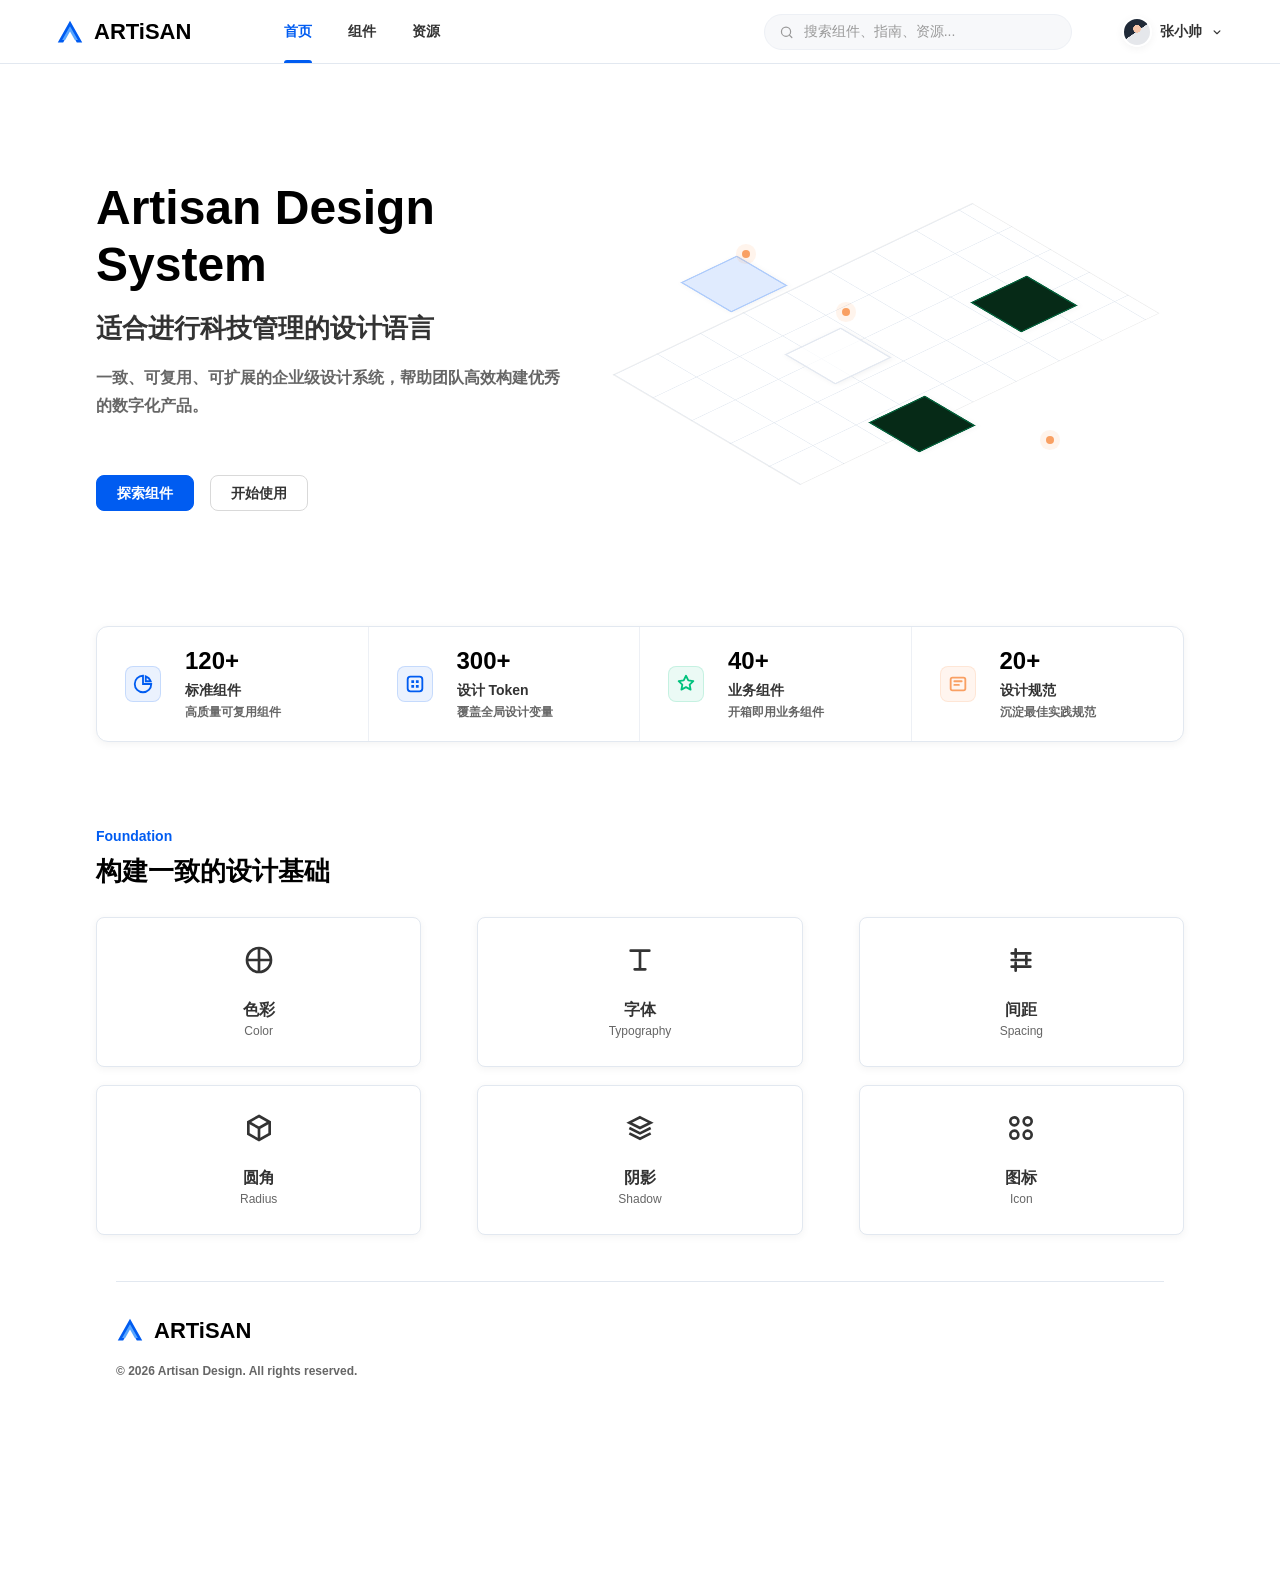
<file: index.html>
<!doctype html>
<html lang="zh-CN">
<head>
  <meta charset="utf-8" />
  <meta name="viewport" content="width=device-width, initial-scale=1" />
  <meta http-equiv="refresh" content="0; url=./artisan-design-system/index.html" />
  <title>Artisan Design System</title>
  <link rel="canonical" href="./artisan-design-system/index.html" />
</head>
<body>
  <p>正在打开 <a href="./artisan-design-system/index.html">Artisan Design System</a>...</p>
</body>
</html>
</file>
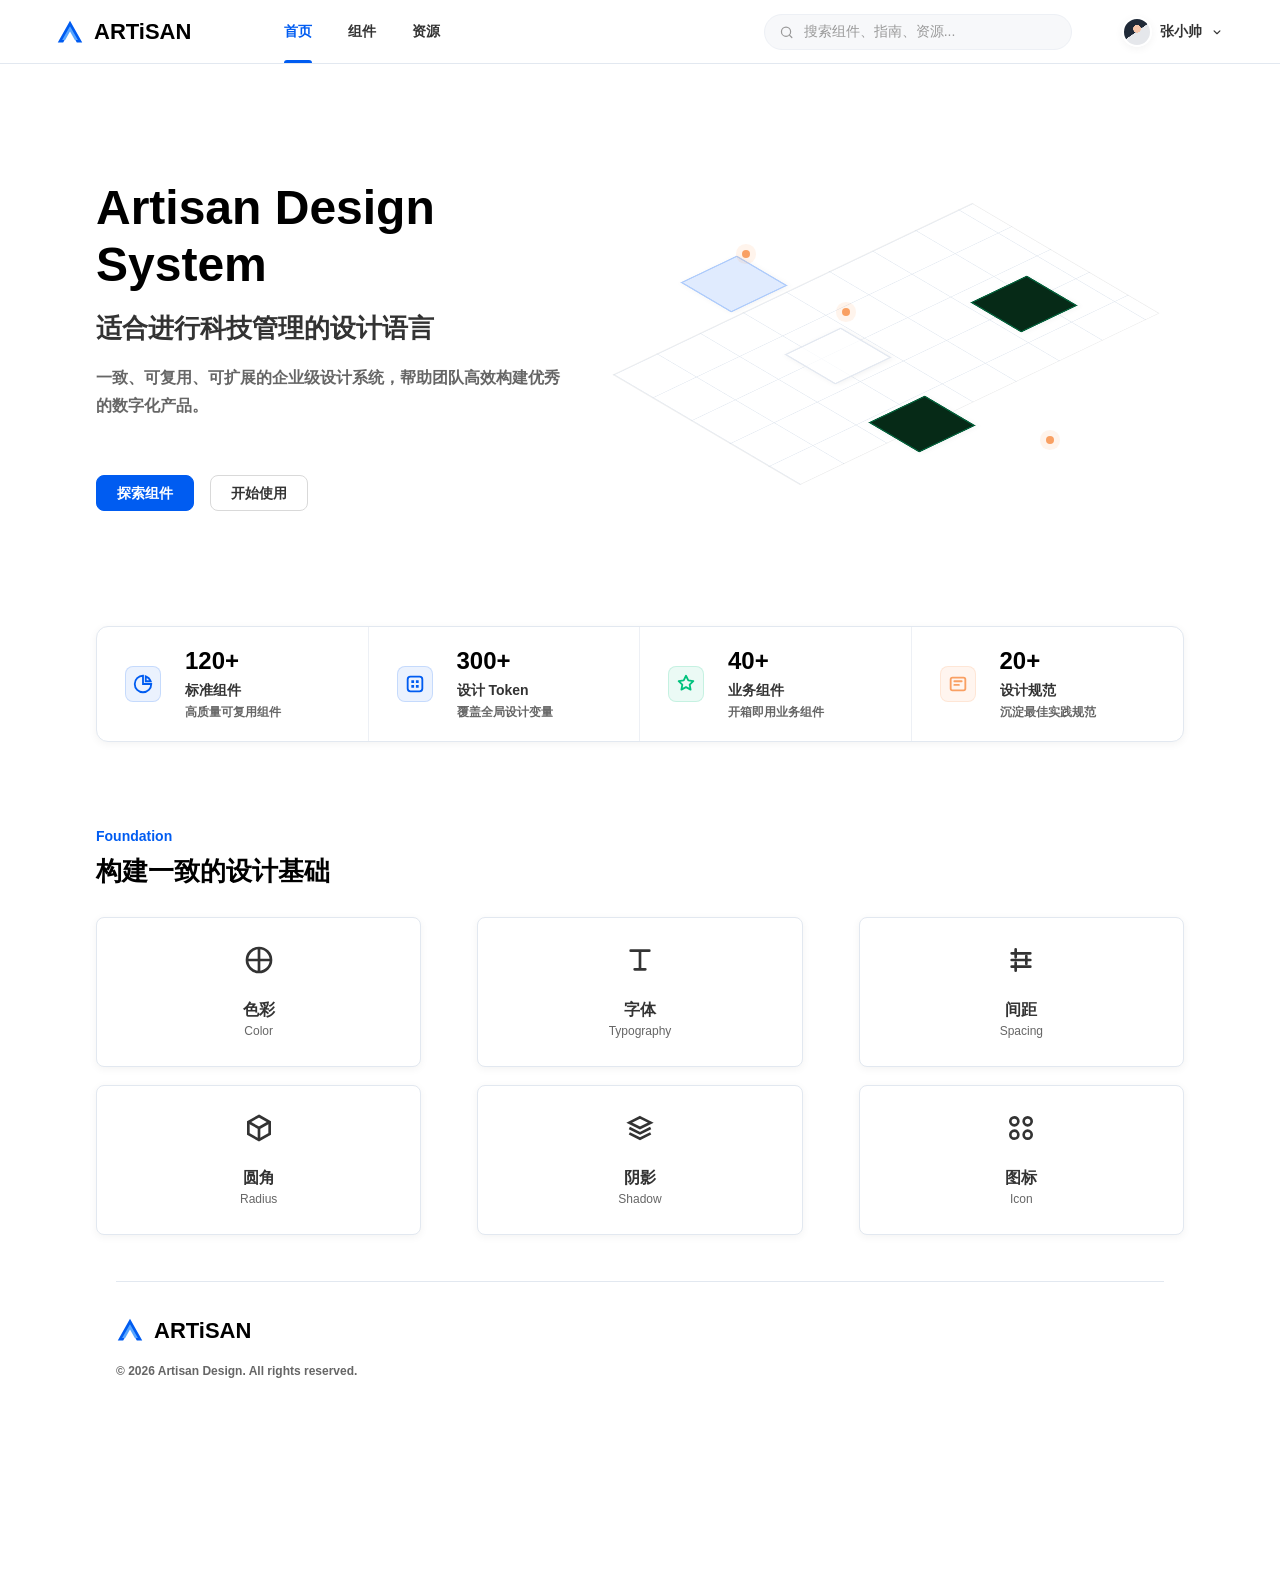
<file: artisan-design-system/index.html>
<!doctype html>
<html lang="zh-CN">
<head>
  <meta charset="utf-8" />
  <meta name="viewport" content="width=device-width, initial-scale=1" />
  <title>Artisan Design System</title>
  <link rel="stylesheet" href="./styles.css" />
</head>
<body>
  <div class="app-shell">
    <header class="topbar">
      <a class="brand" href="./index.html" aria-label="Artisan 首页">
        <svg class="logo" viewBox="0 0 32 32" fill="none" aria-hidden="true">
          <path d="M16 3 30 28h-6.2L16 14.4 8.2 28H2L16 3Z" fill="#005CF1"/>
          <path d="M16 9.5 25 25h-5.2L16 18.4 12.2 25H7l9-15.5Z" fill="#58A6FF"/>
          <path d="M16 15.5 21.5 25h-11L16 15.5Z" fill="#FFFFFF"/>
        </svg>
        ARTiSAN
      </a>
      <nav class="nav" aria-label="主导航">
        <a class="active" href="./index.html">首页</a>
        <a href="./component-detail.html">组件</a>
        <a href="#resources">资源</a>
      </nav>
      <label class="search">
        <svg width="16" height="16" viewBox="0 0 24 24" fill="none" aria-hidden="true">
          <path d="m21 21-4.3-4.3m2.3-5.2a7.5 7.5 0 1 1-15 0 7.5 7.5 0 0 1 15 0Z" stroke="currentColor" stroke-width="2" stroke-linecap="round"/>
        </svg>
        <input aria-label="搜索" placeholder="搜索组件、指南、资源..." />
      </label>
      <div class="user">
        <span class="avatar" aria-hidden="true"></span>
        <span>张小帅</span>
        <svg width="14" height="14" viewBox="0 0 24 24" fill="none" aria-hidden="true">
          <path d="m7 10 5 5 5-5" stroke="currentColor" stroke-width="2" stroke-linecap="round" stroke-linejoin="round"/>
        </svg>
      </div>
    </header>

    <main>
      <section class="hero">
        <div>
          <h1>Artisan Design System</h1>
          <h2>适合进行科技管理的设计语言</h2>
          <p>一致、可复用、可扩展的企业级设计系统，帮助团队高效构建优秀的数字化产品。</p>
          <div class="actions">
            <a class="btn primary" href="./component-detail.html">探索组件</a>
            <a class="btn" href="#foundation">开始使用</a>
          </div>
        </div>
        <div class="hero-visual" aria-hidden="true">
          <div class="grid-plane"></div>
          <div class="cube one blue"></div>
          <div class="cube two"></div>
          <div class="cube three dark"></div>
          <div class="cube four dark"></div>
          <span class="dot a"></span>
          <span class="dot b"></span>
          <span class="dot c"></span>
        </div>
      </section>

      <section class="metrics" aria-label="设计系统指标">
        <article class="metric">
          <span class="icon-box">
            <svg width="22" height="22" viewBox="0 0 24 24" fill="none"><path d="M12 3a9 9 0 1 0 9 9h-9V3Z" stroke="currentColor" stroke-width="2"/><path d="M15 3.6A9 9 0 0 1 20.4 9H15V3.6Z" stroke="currentColor" stroke-width="2"/></svg>
          </span>
          <span><strong>120+</strong><span>标准组件</span><small>高质量可复用组件</small></span>
        </article>
        <article class="metric">
          <span class="icon-box">
            <svg width="22" height="22" viewBox="0 0 24 24" fill="none"><rect x="4" y="4" width="16" height="16" rx="3" stroke="currentColor" stroke-width="2"/><path d="M8 8h3v3H8zM13 8h3v3h-3zM8 13h3v3H8zM13 13h3v3h-3z" fill="currentColor"/></svg>
          </span>
          <span><strong>300+</strong><span>设计 Token</span><small>覆盖全局设计变量</small></span>
        </article>
        <article class="metric">
          <span class="icon-box">
            <svg width="22" height="22" viewBox="0 0 24 24" fill="none"><path d="m12 3 2.5 5 5.5.8-4 3.9 1 5.4-5-2.7-5 2.7 1-5.4-4-3.9 5.5-.8L12 3Z" stroke="currentColor" stroke-width="2" stroke-linejoin="round"/></svg>
          </span>
          <span><strong>40+</strong><span>业务组件</span><small>开箱即用业务组件</small></span>
        </article>
        <article class="metric">
          <span class="icon-box">
            <svg width="22" height="22" viewBox="0 0 24 24" fill="none"><rect x="4" y="5" width="16" height="14" rx="2" stroke="currentColor" stroke-width="2"/><path d="M8 9h8M8 13h5" stroke="currentColor" stroke-width="2" stroke-linecap="round"/></svg>
          </span>
          <span><strong>20+</strong><span>设计规范</span><small>沉淀最佳实践规范</small></span>
        </article>
      </section>

      <section id="foundation" class="section">
        <p class="eyebrow">Foundation</p>
        <h2 class="section-title">构建一致的设计基础</h2>
        <div class="foundation-grid">
          <article class="foundation-card">
            <svg viewBox="0 0 24 24" fill="none"><circle cx="12" cy="12" r="9" stroke="currentColor" stroke-width="2"/><path d="M3 12h18M12 3v18" stroke="currentColor" stroke-width="2"/></svg>
            <span><b>色彩</b><span>Color</span></span>
          </article>
          <article class="foundation-card">
            <svg viewBox="0 0 24 24" fill="none"><path d="M5 5h14M12 5v14M8 19h8" stroke="currentColor" stroke-width="2" stroke-linecap="round"/></svg>
            <span><b>字体</b><span>Typography</span></span>
          </article>
          <article class="foundation-card">
            <svg viewBox="0 0 24 24" fill="none"><path d="M5 7h14M5 12h14M5 17h14" stroke="currentColor" stroke-width="2" stroke-linecap="round"/><path d="M8 4v6M16 9v6M8 14v6" stroke="currentColor" stroke-width="2" stroke-linecap="round"/></svg>
            <span><b>间距</b><span>Spacing</span></span>
          </article>
          <article class="foundation-card">
            <svg viewBox="0 0 24 24" fill="none"><path d="m12 3 8 4.5v9L12 21l-8-4.5v-9L12 3Z" stroke="currentColor" stroke-width="2"/><path d="M12 12 4.4 7.7M12 12l7.6-4.3M12 12v8.5" stroke="currentColor" stroke-width="2"/></svg>
            <span><b>圆角</b><span>Radius</span></span>
          </article>
          <article class="foundation-card">
            <svg viewBox="0 0 24 24" fill="none"><path d="m12 4 8 4-8 4-8-4 8-4Z" stroke="currentColor" stroke-width="2"/><path d="m4 12 8 4 8-4M4 16l8 4 8-4" stroke="currentColor" stroke-width="2"/></svg>
            <span><b>阴影</b><span>Shadow</span></span>
          </article>
          <article class="foundation-card">
            <svg viewBox="0 0 24 24" fill="none"><circle cx="7" cy="7" r="3" stroke="currentColor" stroke-width="2"/><circle cx="17" cy="7" r="3" stroke="currentColor" stroke-width="2"/><circle cx="7" cy="17" r="3" stroke="currentColor" stroke-width="2"/><circle cx="17" cy="17" r="3" stroke="currentColor" stroke-width="2"/></svg>
            <span><b>图标</b><span>Icon</span></span>
          </article>
        </div>
      </section>

    </main>

    <footer id="resources" class="footer">
      <a class="brand" href="./index.html">
        <svg class="logo" viewBox="0 0 32 32" fill="none" aria-hidden="true">
          <path d="M16 3 30 28h-6.2L16 14.4 8.2 28H2L16 3Z" fill="#005CF1"/>
          <path d="M16 9.5 25 25h-5.2L16 18.4 12.2 25H7l9-15.5Z" fill="#58A6FF"/>
          <path d="M16 15.5 21.5 25h-11L16 15.5Z" fill="#FFFFFF"/>
        </svg>
        ARTiSAN
      </a>
      <p class="copyright">© 2026 Artisan Design. All rights reserved.</p>
    </footer>
  </div>
  <script src="./script.js"></script>
</body>
</html>
</file>
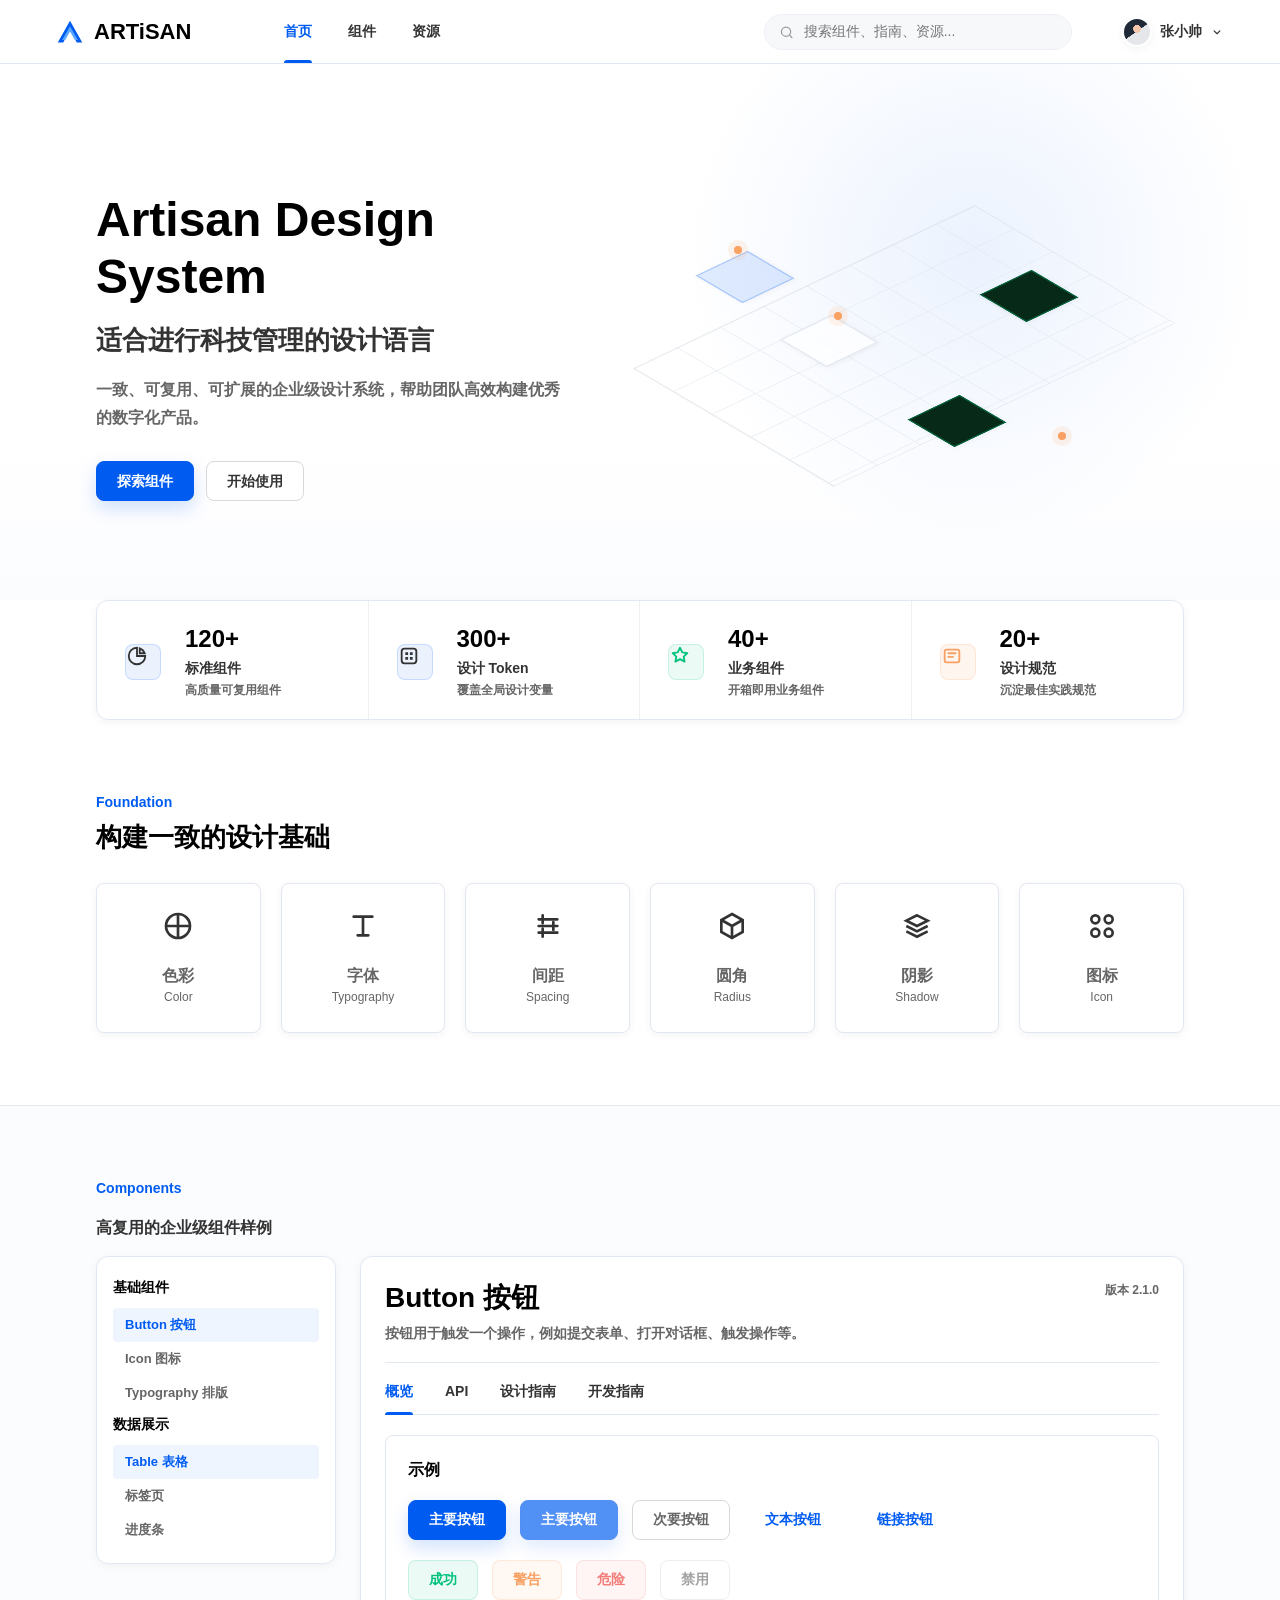
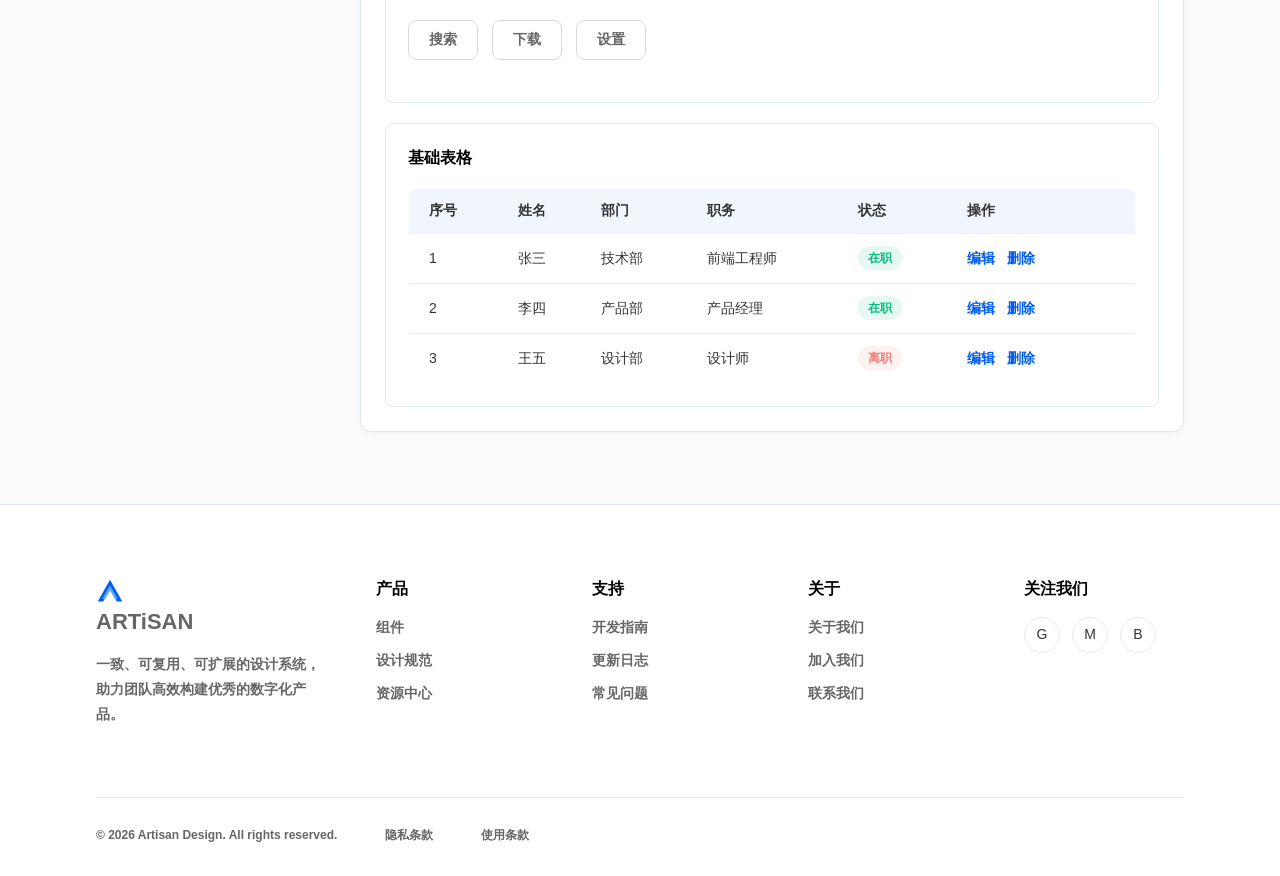
<file: artisan-official-site.html>
<!doctype html>
<html lang="zh-CN">
<head>
  <meta charset="utf-8" />
  <meta name="viewport" content="width=device-width, initial-scale=1" />
  <title>Artisan Design System</title>
  <style>
    :root {
      --primary: #005cf1;
      --secondary: #f9a063;
      --background: #f5f7fa;
      --surface: #ffffff;
      --title: #000000;
      --text: #333333;
      --muted: #666666;
      --disabled: #999999;
      --border: #e2e8f0;
      --success: #00c27d;
      --danger: #f27c78;
      --info: #73767a;
      --shadow-1: 0 2px 8px rgba(0, 0, 0, 0.05);
      --shadow-2: 0 8px 24px rgba(0, 0, 0, 0.08);
      color-scheme: light;
    }

    * { box-sizing: border-box; }

    body {
      margin: 0;
      color: var(--text);
      background: var(--background);
      font-family: "PingFang SC", "Source Han Sans SC", "Microsoft YaHei", "Helvetica Neue", Arial, sans-serif;
      font-size: 14px;
      line-height: 1.5;
    }

    a { color: inherit; text-decoration: none; }
    button, input { font: inherit; }

    .site {
      max-width: 1440px;
      min-height: 100vh;
      margin: 0 auto;
      background: var(--surface);
      box-shadow: 0 0 0 1px rgba(226, 232, 240, 0.72);
    }

    .topbar {
      position: sticky;
      top: 0;
      z-index: 10;
      height: 64px;
      display: flex;
      align-items: center;
      gap: 40px;
      padding: 0 56px;
      background: rgba(255, 255, 255, 0.96);
      border-bottom: 1px solid var(--border);
      backdrop-filter: saturate(160%) blur(10px);
    }

    .brand {
      display: inline-flex;
      align-items: center;
      gap: 10px;
      min-width: 188px;
      color: var(--title);
      font-size: 22px;
      font-weight: 600;
      letter-spacing: 0;
    }

    .logo {
      width: 28px;
      height: 28px;
      display: grid;
      place-items: center;
    }

    .nav {
      display: flex;
      align-items: center;
      gap: 36px;
      height: 100%;
      font-weight: 600;
    }

    .nav a {
      position: relative;
      display: inline-flex;
      align-items: center;
      height: 100%;
      color: var(--text);
    }

    .nav a.active { color: var(--primary); }
    .nav a.active::after {
      content: "";
      position: absolute;
      left: 0;
      right: 0;
      bottom: 0;
      height: 3px;
      border-radius: 999px 999px 0 0;
      background: var(--primary);
    }

    .search {
      margin-left: auto;
      width: 308px;
      height: 36px;
      display: flex;
      align-items: center;
      gap: 8px;
      padding: 0 14px;
      color: var(--disabled);
      background: #f7f8fa;
      border: 1px solid #edf0f5;
      border-radius: 999px;
    }

    .user {
      display: flex;
      align-items: center;
      gap: 8px;
      min-width: 112px;
      justify-content: flex-end;
      font-weight: 600;
    }

    .avatar {
      width: 30px;
      height: 30px;
      border-radius: 999px;
      background:
        radial-gradient(circle at 50% 38%, #f6c6aa 0 18%, transparent 19%),
        linear-gradient(145deg, #1f2937 0 48%, #e5e7eb 49% 100%);
      border: 2px solid #ffffff;
      box-shadow: var(--shadow-1);
    }

    main { overflow: hidden; }

    .hero {
      display: grid;
      grid-template-columns: minmax(0, 1fr) 560px;
      gap: 56px;
      align-items: center;
      padding: 92px 96px 64px;
      background:
        radial-gradient(circle at 76% 36%, rgba(0, 92, 241, 0.08), transparent 28%),
        linear-gradient(180deg, #ffffff 0%, #ffffff 70%, #fbfcfe 100%);
    }

    .hero h1 {
      margin: 0 0 18px;
      color: var(--title);
      font-size: 48px;
      line-height: 1.2;
      font-weight: 800;
      letter-spacing: 0;
    }

    .hero h2 {
      margin: 0 0 18px;
      color: var(--text);
      font-size: 26px;
      line-height: 1.3;
      font-weight: 600;
      letter-spacing: 0;
    }

    .hero p {
      max-width: 520px;
      margin: 0;
      color: var(--muted);
      font-size: 16px;
      line-height: 1.8;
      font-weight: 600;
    }

    .actions {
      display: flex;
      gap: 12px;
      margin-top: 28px;
    }

    .btn {
      height: 40px;
      display: inline-flex;
      align-items: center;
      justify-content: center;
      gap: 8px;
      padding: 0 20px;
      border-radius: 8px;
      border: 1px solid #d9d9d9;
      background: var(--surface);
      color: var(--text);
      font-weight: 600;
      cursor: pointer;
      transition: all 0.2s ease;
    }

    .btn.primary {
      border-color: var(--primary);
      background: var(--primary);
      color: #ffffff;
      box-shadow: 0 8px 18px rgba(0, 92, 241, 0.18);
    }

    .btn:hover { transform: translateY(-1px); box-shadow: var(--shadow-1); }

    .system-visual {
      position: relative;
      height: 380px;
      display: grid;
      place-items: center;
    }

    .grid-plane {
      position: absolute;
      width: 460px;
      height: 300px;
      transform: rotateX(58deg) rotateZ(-42deg);
      transform-style: preserve-3d;
      border: 1px solid rgba(153, 153, 153, 0.18);
      background:
        linear-gradient(rgba(226, 232, 240, 0.8) 1px, transparent 1px),
        linear-gradient(90deg, rgba(226, 232, 240, 0.8) 1px, transparent 1px);
      background-size: 58px 58px;
    }

    .cube {
      position: absolute;
      width: 70px;
      height: 70px;
      border: 2px solid rgba(226, 232, 240, 0.92);
      background: rgba(255, 255, 255, 0.7);
      transform: rotateX(58deg) rotateZ(-42deg);
      box-shadow: var(--shadow-1);
    }

    .cube.dark { background: #062a17; border-color: rgba(0, 194, 125, 0.35); }
    .cube.blue { background: rgba(0, 92, 241, 0.12); border-color: rgba(0, 92, 241, 0.22); }
    .cube.one { top: 86px; left: 86px; }
    .cube.two { top: 150px; left: 170px; }
    .cube.three { top: 105px; right: 120px; }
    .cube.four { bottom: 80px; right: 192px; }

    .dot {
      position: absolute;
      width: 8px;
      height: 8px;
      border-radius: 999px;
      background: var(--secondary);
      box-shadow: 0 0 0 6px rgba(249, 160, 99, 0.12);
    }

    .dot.a { top: 90px; left: 110px; }
    .dot.b { top: 156px; left: 210px; }
    .dot.c { bottom: 96px; right: 118px; }

    .metrics {
      margin: 0 96px;
      display: grid;
      grid-template-columns: repeat(4, minmax(0, 1fr));
      background: var(--surface);
      border: 1px solid var(--border);
      border-radius: 12px;
      box-shadow: var(--shadow-1);
    }

    .metric {
      display: grid;
      grid-template-columns: 44px 1fr;
      gap: 16px;
      align-items: center;
      min-height: 112px;
      padding: 20px 28px;
      border-right: 1px solid #edf0f5;
    }

    .metric:last-child { border-right: 0; }

    .icon-box {
      width: 36px;
      height: 36px;
      display: grid;
      place-items: center;
      color: var(--primary);
      background: rgba(0, 92, 241, 0.08);
      border: 1px solid rgba(0, 92, 241, 0.16);
      border-radius: 8px;
    }

    .metric:nth-child(3) .icon-box {
      color: var(--success);
      background: rgba(0, 194, 125, 0.08);
      border-color: rgba(0, 194, 125, 0.16);
    }

    .metric:nth-child(4) .icon-box {
      color: var(--secondary);
      background: rgba(249, 160, 99, 0.1);
      border-color: rgba(249, 160, 99, 0.18);
    }

    .metric strong {
      display: block;
      color: var(--title);
      font-size: 24px;
      line-height: 1.2;
      font-weight: 600;
    }

    .metric span {
      display: block;
      margin-top: 4px;
      color: var(--text);
      font-weight: 600;
    }

    .metric small {
      display: block;
      margin-top: 2px;
      color: var(--muted);
      font-size: 12px;
      font-weight: 600;
    }

    .section {
      padding: 72px 96px;
    }

    .eyebrow {
      margin: 0 0 8px;
      color: var(--primary);
      font-size: 14px;
      font-weight: 600;
    }

    .section h3 {
      margin: 0 0 28px;
      color: var(--title);
      font-size: 26px;
      line-height: 1.3;
      font-weight: 600;
    }

    .foundation-grid {
      display: grid;
      grid-template-columns: repeat(6, minmax(0, 1fr));
      gap: 20px;
    }

    .foundation-card {
      min-height: 150px;
      display: grid;
      place-items: center;
      gap: 10px;
      padding: 20px;
      text-align: center;
      background: var(--surface);
      border: 1px solid var(--border);
      border-radius: 8px;
      box-shadow: var(--shadow-1);
    }

    .foundation-card svg { width: 32px; height: 32px; color: var(--text); }
    .foundation-card b { display: block; font-size: 16px; }
    .foundation-card span { display: block; color: var(--muted); font-size: 12px; }

    .component-band {
      padding: 72px 96px;
      background: #fbfcfe;
      border-top: 1px solid var(--border);
      border-bottom: 1px solid var(--border);
    }

    .component-grid {
      display: grid;
      grid-template-columns: 240px minmax(0, 1fr);
      gap: 24px;
      align-items: start;
    }

    .sidebar-card, .preview-card {
      background: var(--surface);
      border: 1px solid var(--border);
      border-radius: 12px;
      box-shadow: var(--shadow-1);
    }

    .sidebar-card { padding: 16px; }

    .side-title {
      margin: 4px 0 10px;
      color: var(--title);
      font-weight: 600;
    }

    .side-link {
      height: 34px;
      display: flex;
      align-items: center;
      padding: 0 12px;
      color: var(--muted);
      border-radius: 4px;
      font-size: 13px;
      font-weight: 600;
    }

    .side-link.active {
      color: var(--primary);
      background: #eef5ff;
    }

    .preview-card { padding: 24px; }

    .preview-head {
      display: flex;
      justify-content: space-between;
      align-items: flex-start;
      gap: 24px;
      padding-bottom: 18px;
      border-bottom: 1px solid var(--border);
    }

    .preview-head h4 {
      margin: 0 0 8px;
      color: var(--title);
      font-size: 28px;
      line-height: 1.2;
    }

    .preview-head p { margin: 0; color: var(--muted); font-weight: 600; }
    .version { color: var(--muted); font-size: 12px; font-weight: 600; white-space: nowrap; }

    .tabs {
      display: flex;
      gap: 32px;
      margin-top: 18px;
      border-bottom: 1px solid var(--border);
    }

    .tab {
      position: relative;
      padding: 0 0 12px;
      color: var(--text);
      font-weight: 600;
    }

    .tab.active { color: var(--primary); }
    .tab.active::after {
      content: "";
      position: absolute;
      left: 0;
      right: 0;
      bottom: -1px;
      height: 3px;
      background: var(--primary);
      border-radius: 999px 999px 0 0;
    }

    .demo-card {
      margin-top: 20px;
      padding: 22px;
      border: 1px solid var(--border);
      border-radius: 8px;
      background: var(--surface);
    }

    .demo-card h5 {
      margin: 0 0 18px;
      color: var(--title);
      font-size: 16px;
      font-weight: 600;
    }

    .button-row, .status-row, .tool-row {
      display: flex;
      flex-wrap: wrap;
      gap: 14px;
      align-items: center;
      margin-bottom: 20px;
    }

    .btn.secondary { color: var(--muted); background: var(--surface); }
    .btn.text { border-color: transparent; color: var(--primary); background: transparent; }
    .btn.success { color: var(--success); background: rgba(0, 194, 125, 0.08); border-color: rgba(0, 194, 125, 0.16); }
    .btn.warning { color: var(--secondary); background: rgba(249, 160, 99, 0.08); border-color: rgba(249, 160, 99, 0.18); }
    .btn.danger { color: var(--danger); background: rgba(242, 124, 120, 0.08); border-color: rgba(242, 124, 120, 0.16); }
    .btn.disabled { opacity: 0.45; cursor: not-allowed; }

    table {
      width: 100%;
      border-collapse: collapse;
      overflow: hidden;
      border: 1px solid #ebeef5;
      border-radius: 8px;
      font-size: 14px;
    }

    th {
      height: 45px;
      padding: 0 12px;
      text-align: left;
      color: var(--text);
      background: #f1f6fe;
      font-weight: 600;
      white-space: nowrap;
    }

    th:first-child, td:first-child { padding-left: 20px; }
    th:last-child, td:last-child { padding-right: 20px; }

    td {
      height: 50px;
      padding: 0 12px;
      color: var(--text);
      border-top: 1px solid #ebeef5;
      white-space: nowrap;
    }

    .tag {
      display: inline-flex;
      align-items: center;
      height: 24px;
      padding: 0 10px;
      border-radius: 999px;
      color: var(--success);
      background: rgba(0, 194, 125, 0.1);
      font-size: 12px;
      font-weight: 600;
    }

    .tag.danger {
      color: var(--danger);
      background: rgba(242, 124, 120, 0.1);
    }

    .link {
      color: var(--primary);
      font-weight: 600;
      margin-right: 12px;
    }

    .footer {
      padding: 72px 96px 32px;
      background: var(--surface);
    }

    .footer-top {
      display: grid;
      grid-template-columns: 1.4fr repeat(4, 1fr);
      gap: 56px;
      padding-bottom: 56px;
      border-bottom: 1px solid var(--border);
    }

    .footer p {
      max-width: 320px;
      color: var(--muted);
      font-weight: 600;
      line-height: 1.8;
    }

    .footer h6 {
      margin: 0 0 16px;
      color: var(--title);
      font-size: 16px;
      font-weight: 600;
    }

    .footer a {
      display: block;
      margin-bottom: 12px;
      color: var(--muted);
      font-weight: 600;
    }

    .socials { display: flex; gap: 12px; }

    .social {
      width: 36px;
      height: 36px;
      display: grid;
      place-items: center;
      border: 1px solid var(--border);
      border-radius: 999px;
      color: var(--text);
      background: var(--surface);
    }

    .copyright {
      display: flex;
      gap: 48px;
      padding-top: 28px;
      color: var(--muted);
      font-size: 12px;
      font-weight: 600;
    }

    @media (max-width: 1100px) {
      .topbar { padding: 0 24px; gap: 20px; }
      .search { display: none; }
      .hero { grid-template-columns: 1fr; padding: 64px 40px 48px; }
      .system-visual { height: 300px; }
      .metrics, .section, .component-band, .footer { margin: 0; padding-left: 40px; padding-right: 40px; }
      .metrics { grid-template-columns: repeat(2, minmax(0, 1fr)); }
      .metric:nth-child(2) { border-right: 0; }
      .metric:nth-child(1), .metric:nth-child(2) { border-bottom: 1px solid #edf0f5; }
      .foundation-grid { grid-template-columns: repeat(3, minmax(0, 1fr)); }
      .component-grid { grid-template-columns: 1fr; }
      .footer-top { grid-template-columns: repeat(2, minmax(0, 1fr)); }
    }

    @media (max-width: 720px) {
      .site { min-width: 0; }
      .topbar { height: auto; flex-wrap: wrap; padding: 14px 20px; }
      .brand { min-width: auto; margin-right: auto; }
      .nav { order: 3; width: 100%; gap: 24px; height: 44px; }
      .user { min-width: auto; }
      .hero { padding: 48px 24px 36px; }
      .hero h1 { font-size: 36px; }
      .hero h2 { font-size: 22px; }
      .system-visual { display: none; }
      .metrics { grid-template-columns: 1fr; padding-left: 24px; padding-right: 24px; }
      .metric { border-right: 0; border-bottom: 1px solid #edf0f5; }
      .metric:last-child { border-bottom: 0; }
      .section, .component-band, .footer { padding: 48px 24px; }
      .foundation-grid { grid-template-columns: repeat(2, minmax(0, 1fr)); }
      .preview-head { display: block; }
      .version { display: block; margin-top: 12px; }
      .tabs { overflow-x: auto; }
      .footer-top { grid-template-columns: 1fr; gap: 24px; }
      .copyright { flex-wrap: wrap; gap: 16px; }
    }
  </style>
</head>
<body>
  <div class="site">
    <header class="topbar">
      <a class="brand" href="#top" aria-label="Artisan 首页">
        <span class="logo" aria-hidden="true">
          <svg viewBox="0 0 32 32" fill="none">
            <path d="M16 3 30 28h-6.2L16 14.4 8.2 28H2L16 3Z" fill="#005CF1"/>
            <path d="M16 9.5 25 25h-5.2L16 18.4 12.2 25H7l9-15.5Z" fill="#58A6FF"/>
            <path d="M16 15.5 21.5 25h-11L16 15.5Z" fill="#FFFFFF"/>
          </svg>
        </span>
        ARTiSAN
      </a>
      <nav class="nav" aria-label="主导航">
        <a class="active" href="#top">首页</a>
        <a href="#components">组件</a>
        <a href="#resources">资源</a>
      </nav>
      <label class="search">
        <svg width="16" height="16" viewBox="0 0 24 24" fill="none" aria-hidden="true">
          <path d="m21 21-4.3-4.3m2.3-5.2a7.5 7.5 0 1 1-15 0 7.5 7.5 0 0 1 15 0Z" stroke="currentColor" stroke-width="2" stroke-linecap="round"/>
        </svg>
        <input aria-label="搜索" placeholder="搜索组件、指南、资源..." style="width:100%;border:0;background:transparent;outline:0;color:#333;" />
      </label>
      <div class="user">
        <span class="avatar" aria-hidden="true"></span>
        <span>张小帅</span>
        <svg width="14" height="14" viewBox="0 0 24 24" fill="none" aria-hidden="true">
          <path d="m7 10 5 5 5-5" stroke="currentColor" stroke-width="2" stroke-linecap="round" stroke-linejoin="round"/>
        </svg>
      </div>
    </header>

    <main id="top">
      <section class="hero">
        <div>
          <h1>Artisan Design System</h1>
          <h2>适合进行科技管理的设计语言</h2>
          <p>一致、可复用、可扩展的企业级设计系统，帮助团队高效构建优秀的数字化产品。</p>
          <div class="actions">
            <a class="btn primary" href="#components">探索组件</a>
            <a class="btn" href="#foundation">开始使用</a>
          </div>
        </div>
        <div class="system-visual" aria-hidden="true">
          <div class="grid-plane"></div>
          <div class="cube one blue"></div>
          <div class="cube two"></div>
          <div class="cube three dark"></div>
          <div class="cube four dark"></div>
          <span class="dot a"></span>
          <span class="dot b"></span>
          <span class="dot c"></span>
        </div>
      </section>

      <section class="metrics" aria-label="设计系统指标">
        <article class="metric">
          <span class="icon-box">
            <svg width="22" height="22" viewBox="0 0 24 24" fill="none"><path d="M12 3a9 9 0 1 0 9 9h-9V3Z" stroke="currentColor" stroke-width="2"/><path d="M15 3.6A9 9 0 0 1 20.4 9H15V3.6Z" stroke="currentColor" stroke-width="2"/></svg>
          </span>
          <span><strong>120+</strong><span>标准组件</span><small>高质量可复用组件</small></span>
        </article>
        <article class="metric">
          <span class="icon-box">
            <svg width="22" height="22" viewBox="0 0 24 24" fill="none"><rect x="4" y="4" width="16" height="16" rx="3" stroke="currentColor" stroke-width="2"/><path d="M8 8h3v3H8zM13 8h3v3h-3zM8 13h3v3H8zM13 13h3v3h-3z" fill="currentColor"/></svg>
          </span>
          <span><strong>300+</strong><span>设计 Token</span><small>覆盖全局设计变量</small></span>
        </article>
        <article class="metric">
          <span class="icon-box">
            <svg width="22" height="22" viewBox="0 0 24 24" fill="none"><path d="m12 3 2.5 5 5.5.8-4 3.9 1 5.4-5-2.7-5 2.7 1-5.4-4-3.9 5.5-.8L12 3Z" stroke="currentColor" stroke-width="2" stroke-linejoin="round"/></svg>
          </span>
          <span><strong>40+</strong><span>业务组件</span><small>开箱即用业务组件</small></span>
        </article>
        <article class="metric">
          <span class="icon-box">
            <svg width="22" height="22" viewBox="0 0 24 24" fill="none"><rect x="4" y="5" width="16" height="14" rx="2" stroke="currentColor" stroke-width="2"/><path d="M8 9h8M8 13h5" stroke="currentColor" stroke-width="2" stroke-linecap="round"/></svg>
          </span>
          <span><strong>20+</strong><span>设计规范</span><small>沉淀最佳实践规范</small></span>
        </article>
      </section>

      <section id="foundation" class="section">
        <p class="eyebrow">Foundation</p>
        <h3>构建一致的设计基础</h3>
        <div class="foundation-grid">
          <article class="foundation-card">
            <svg viewBox="0 0 24 24" fill="none"><circle cx="12" cy="12" r="9" stroke="currentColor" stroke-width="2"/><path d="M3 12h18M12 3v18" stroke="currentColor" stroke-width="2"/></svg>
            <span><b>色彩</b><span>Color</span></span>
          </article>
          <article class="foundation-card">
            <svg viewBox="0 0 24 24" fill="none"><path d="M5 5h14M12 5v14M8 19h8" stroke="currentColor" stroke-width="2" stroke-linecap="round"/></svg>
            <span><b>字体</b><span>Typography</span></span>
          </article>
          <article class="foundation-card">
            <svg viewBox="0 0 24 24" fill="none"><path d="M5 7h14M5 12h14M5 17h14" stroke="currentColor" stroke-width="2" stroke-linecap="round"/><path d="M8 4v6M16 9v6M8 14v6" stroke="currentColor" stroke-width="2" stroke-linecap="round"/></svg>
            <span><b>间距</b><span>Spacing</span></span>
          </article>
          <article class="foundation-card">
            <svg viewBox="0 0 24 24" fill="none"><path d="m12 3 8 4.5v9L12 21l-8-4.5v-9L12 3Z" stroke="currentColor" stroke-width="2"/><path d="M12 12 4.4 7.7M12 12l7.6-4.3M12 12v8.5" stroke="currentColor" stroke-width="2"/></svg>
            <span><b>圆角</b><span>Radius</span></span>
          </article>
          <article class="foundation-card">
            <svg viewBox="0 0 24 24" fill="none"><path d="m12 4 8 4-8 4-8-4 8-4Z" stroke="currentColor" stroke-width="2"/><path d="m4 12 8 4 8-4M4 16l8 4 8-4" stroke="currentColor" stroke-width="2"/></svg>
            <span><b>阴影</b><span>Shadow</span></span>
          </article>
          <article class="foundation-card">
            <svg viewBox="0 0 24 24" fill="none"><circle cx="7" cy="7" r="3" stroke="currentColor" stroke-width="2"/><circle cx="17" cy="7" r="3" stroke="currentColor" stroke-width="2"/><circle cx="7" cy="17" r="3" stroke="currentColor" stroke-width="2"/><circle cx="17" cy="17" r="3" stroke="currentColor" stroke-width="2"/></svg>
            <span><b>图标</b><span>Icon</span></span>
          </article>
        </div>
      </section>

      <section id="components" class="component-band">
        <p class="eyebrow">Components</p>
        <h3>高复用的企业级组件样例</h3>
        <div class="component-grid">
          <aside class="sidebar-card">
            <div class="side-title">基础组件</div>
            <a class="side-link active" href="#components">Button 按钮</a>
            <a class="side-link" href="#components">Icon 图标</a>
            <a class="side-link" href="#components">Typography 排版</a>
            <div class="side-title">数据展示</div>
            <a class="side-link active" href="#table">Table 表格</a>
            <a class="side-link" href="#table">标签页</a>
            <a class="side-link" href="#table">进度条</a>
          </aside>
          <div class="preview-card">
            <div class="preview-head">
              <div>
                <h4>Button 按钮</h4>
                <p>按钮用于触发一个操作，例如提交表单、打开对话框、触发操作等。</p>
              </div>
              <span class="version">版本 2.1.0</span>
            </div>
            <div class="tabs">
              <span class="tab active">概览</span>
              <span class="tab">API</span>
              <span class="tab">设计指南</span>
              <span class="tab">开发指南</span>
            </div>
            <div class="demo-card">
              <h5>示例</h5>
              <div class="button-row">
                <button class="btn primary">主要按钮</button>
                <button class="btn primary" style="opacity:.68">主要按钮</button>
                <button class="btn secondary">次要按钮</button>
                <button class="btn text">文本按钮</button>
                <button class="btn text">链接按钮</button>
              </div>
              <div class="status-row">
                <button class="btn success">成功</button>
                <button class="btn warning">警告</button>
                <button class="btn danger">危险</button>
                <button class="btn disabled">禁用</button>
              </div>
              <div class="tool-row">
                <button class="btn secondary">搜索</button>
                <button class="btn secondary">下载</button>
                <button class="btn secondary">设置</button>
              </div>
            </div>
            <div id="table" class="demo-card">
              <h5>基础表格</h5>
              <table>
                <thead>
                  <tr>
                    <th>序号</th>
                    <th>姓名</th>
                    <th>部门</th>
                    <th>职务</th>
                    <th>状态</th>
                    <th>操作</th>
                  </tr>
                </thead>
                <tbody>
                  <tr><td>1</td><td>张三</td><td>技术部</td><td>前端工程师</td><td><span class="tag">在职</span></td><td><a class="link">编辑</a><a class="link">删除</a></td></tr>
                  <tr><td>2</td><td>李四</td><td>产品部</td><td>产品经理</td><td><span class="tag">在职</span></td><td><a class="link">编辑</a><a class="link">删除</a></td></tr>
                  <tr><td>3</td><td>王五</td><td>设计部</td><td>设计师</td><td><span class="tag danger">离职</span></td><td><a class="link">编辑</a><a class="link">删除</a></td></tr>
                </tbody>
              </table>
            </div>
          </div>
        </div>
      </section>
    </main>

    <footer id="resources" class="footer">
      <div class="footer-top">
        <div>
          <a class="brand" href="#top">
            <span class="logo" aria-hidden="true">
              <svg viewBox="0 0 32 32" fill="none">
                <path d="M16 3 30 28h-6.2L16 14.4 8.2 28H2L16 3Z" fill="#005CF1"/>
                <path d="M16 9.5 25 25h-5.2L16 18.4 12.2 25H7l9-15.5Z" fill="#58A6FF"/>
                <path d="M16 15.5 21.5 25h-11L16 15.5Z" fill="#FFFFFF"/>
              </svg>
            </span>
            ARTiSAN
          </a>
          <p>一致、可复用、可扩展的设计系统，助力团队高效构建优秀的数字化产品。</p>
        </div>
        <div><h6>产品</h6><a>组件</a><a>设计规范</a><a>资源中心</a></div>
        <div><h6>支持</h6><a>开发指南</a><a>更新日志</a><a>常见问题</a></div>
        <div><h6>关于</h6><a>关于我们</a><a>加入我们</a><a>联系我们</a></div>
        <div>
          <h6>关注我们</h6>
          <div class="socials">
            <span class="social">G</span>
            <span class="social">M</span>
            <span class="social">B</span>
          </div>
        </div>
      </div>
      <div class="copyright">
        <span>© 2026 Artisan Design. All rights reserved.</span>
        <span>隐私条款</span>
        <span>使用条款</span>
      </div>
    </footer>
  </div>
</body>
</html>
</file>
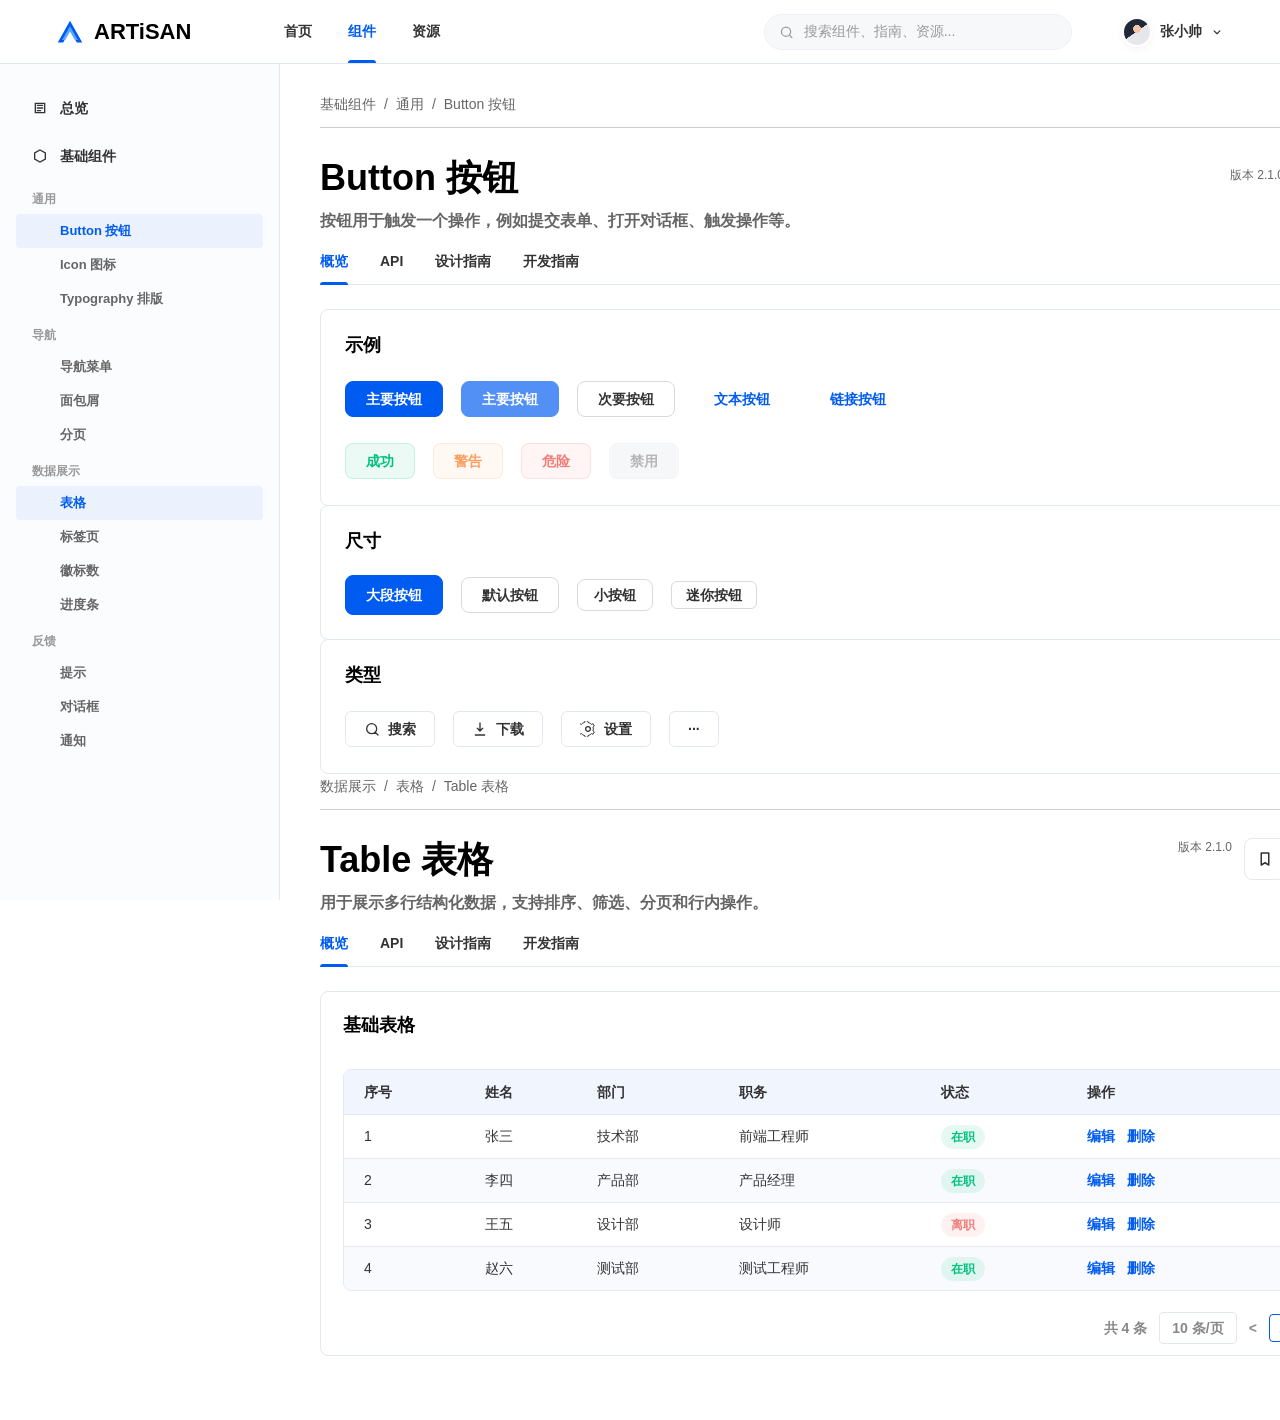
<file: artisan-design-system/component-detail.html>
<!doctype html>
<html lang="zh-CN">
<head>
  <meta charset="utf-8" />
  <meta name="viewport" content="width=device-width, initial-scale=1" />
  <title>组件详情 - Artisan Design System</title>
  <link rel="stylesheet" href="./styles.css" />
</head>
<body>
  <div class="app-shell">
    <header class="topbar">
      <a class="brand" href="./index.html" aria-label="Artisan 首页">
        <svg class="logo" viewBox="0 0 32 32" fill="none" aria-hidden="true">
          <path d="M16 3 30 28h-6.2L16 14.4 8.2 28H2L16 3Z" fill="#005CF1"/>
          <path d="M16 9.5 25 25h-5.2L16 18.4 12.2 25H7l9-15.5Z" fill="#58A6FF"/>
          <path d="M16 15.5 21.5 25h-11L16 15.5Z" fill="#FFFFFF"/>
        </svg>
        ARTiSAN
      </a>
      <nav class="nav" aria-label="主导航">
        <a href="./index.html">首页</a>
        <a class="active" href="./component-detail.html">组件</a>
        <a href="./index.html#resources">资源</a>
      </nav>
      <label class="search">
        <svg width="16" height="16" viewBox="0 0 24 24" fill="none" aria-hidden="true">
          <path d="m21 21-4.3-4.3m2.3-5.2a7.5 7.5 0 1 1-15 0 7.5 7.5 0 0 1 15 0Z" stroke="currentColor" stroke-width="2" stroke-linecap="round"/>
        </svg>
        <input aria-label="搜索" placeholder="搜索组件、指南、资源..." />
      </label>
      <div class="user">
        <span class="avatar" aria-hidden="true"></span>
        <span>张小帅</span>
        <svg width="14" height="14" viewBox="0 0 24 24" fill="none" aria-hidden="true">
          <path d="m7 10 5 5 5-5" stroke="currentColor" stroke-width="2" stroke-linecap="round" stroke-linejoin="round"/>
        </svg>
      </div>
    </header>

    <main class="docs-layout">
      <aside class="sidebar">
        <a class="side-root" href="./component-detail.html">
          <svg viewBox="0 0 24 24" fill="none"><path d="M5 5h14v14H5z" stroke="currentColor" stroke-width="2"/><path d="M8 8h8M8 12h8M8 16h5" stroke="currentColor" stroke-width="2" stroke-linecap="round"/></svg>
          总览
        </a>
        <div class="side-group-title">
          <svg viewBox="0 0 24 24" fill="none"><path d="m12 3 8 4.5v9L12 21l-8-4.5v-9L12 3Z" stroke="currentColor" stroke-width="2"/></svg>
          基础组件
        </div>
        <div class="side-section-label">通用</div>
        <a class="side-link active" href="#button">Button 按钮</a>
        <a class="side-link" href="#button">Icon 图标</a>
        <a class="side-link" href="#button">Typography 排版</a>
        <div class="side-section-label">导航</div>
        <a class="side-link" href="#table">导航菜单</a>
        <a class="side-link" href="#table">面包屑</a>
        <a class="side-link" href="#table">分页</a>
        <div class="side-section-label">数据展示</div>
        <a class="side-link active" href="#table">表格</a>
        <a class="side-link" href="#table">标签页</a>
        <a class="side-link" href="#table">徽标数</a>
        <a class="side-link" href="#table">进度条</a>
        <div class="side-section-label">反馈</div>
        <a class="side-link" href="#button">提示</a>
        <a class="side-link" href="#button">对话框</a>
        <a class="side-link" href="#button">通知</a>
      </aside>

      <section class="docs-main">
        <nav class="breadcrumb" aria-label="面包屑">
          <a href="./index.html">基础组件</a>
          <span>/</span>
          <a href="./component-detail.html">通用</a>
          <span>/</span>
          <span>Button 按钮</span>
        </nav>

        <header id="button" class="detail-header">
          <div class="detail-title">
            <h1>Button 按钮</h1>
            <p>按钮用于触发一个操作，例如提交表单、打开对话框、触发操作等。</p>
          </div>
          <div class="detail-actions version-only">
            <span>版本 2.1.0</span>
          </div>
        </header>

        <div class="tabs">
          <a class="tab active" href="#button">概览</a>
          <a class="tab" href="#button-api">API</a>
          <a class="tab" href="#button-guide">设计指南</a>
          <a class="tab" href="#button-dev">开发指南</a>
        </div>

        <section class="doc-section">
          <h2>示例</h2>
          <div class="doc-row">
            <button class="btn primary">主要按钮</button>
            <button class="btn primary" style="opacity:.68">主要按钮</button>
            <button class="btn">次要按钮</button>
            <button class="btn ghost">文本按钮</button>
            <button class="btn ghost">链接按钮</button>
          </div>
          <div class="doc-row">
            <button class="btn success">成功</button>
            <button class="btn warning">警告</button>
            <button class="btn danger">危险</button>
            <button class="btn disabled">禁用</button>
          </div>
        </section>

        <section class="doc-section size-demo">
          <h2>尺寸</h2>
          <div class="doc-row">
            <button class="btn primary large">大段按钮</button>
            <button class="btn">默认按钮</button>
            <button class="btn small">小按钮</button>
            <button class="btn mini">迷你按钮</button>
          </div>
        </section>

        <section class="doc-section">
          <h2>类型</h2>
          <div class="doc-row">
            <button class="tool-btn">
              <svg width="16" height="16" viewBox="0 0 24 24" fill="none"><path d="m21 21-4.3-4.3m2.3-5.2a7.5 7.5 0 1 1-15 0 7.5 7.5 0 0 1 15 0Z" stroke="currentColor" stroke-width="2" stroke-linecap="round"/></svg>
              搜索
            </button>
            <button class="tool-btn">
              <svg width="16" height="16" viewBox="0 0 24 24" fill="none"><path d="M12 3v12m0 0 4-4m-4 4-4-4M5 21h14" stroke="currentColor" stroke-width="2" stroke-linecap="round" stroke-linejoin="round"/></svg>
              下载
            </button>
            <button class="tool-btn">
              <svg width="16" height="16" viewBox="0 0 24 24" fill="none"><path d="M12 15.5a3.5 3.5 0 1 0 0-7 3.5 3.5 0 0 0 0 7Z" stroke="currentColor" stroke-width="2"/><path d="M19.4 15a8 8 0 0 0 .1-6l2-1.5-2-3.4-2.4 1a8 8 0 0 0-5.2-3l-.4-2.6h-4l-.4 2.6a8 8 0 0 0-5.2 3l-2.4-1-2 3.4 2 1.5a8 8 0 0 0 .1 6l-2 1.5 2 3.4 2.4-1a8 8 0 0 0 5.2 3l.4 2.6h4l.4-2.6a8 8 0 0 0 5.2-3l2.4 1 2-3.4L19.4 15Z" stroke="currentColor" stroke-width="1.4"/></svg>
              设置
            </button>
            <button class="tool-btn">···</button>
          </div>
        </section>

        <nav class="breadcrumb" aria-label="面包屑">
          <a href="./index.html">数据展示</a>
          <span>/</span>
          <a href="./component-detail.html">表格</a>
          <span>/</span>
          <span>Table 表格</span>
        </nav>

        <header id="table" class="detail-header">
          <div class="detail-title">
            <h1>Table 表格</h1>
            <p>用于展示多行结构化数据，支持排序、筛选、分页和行内操作。</p>
          </div>
          <div class="detail-actions">
            <span>版本 2.1.0</span>
            <span class="icon-btn" title="收藏">
              <svg width="18" height="18" viewBox="0 0 24 24" fill="none" aria-hidden="true"><path d="M7 4h10v16l-5-3-5 3V4Z" stroke="currentColor" stroke-width="2" stroke-linejoin="round"/></svg>
            </span>
            <span class="icon-btn" title="代码">
              <svg width="18" height="18" viewBox="0 0 24 24" fill="none" aria-hidden="true"><path d="m9 18-6-6 6-6M15 6l6 6-6 6" stroke="currentColor" stroke-width="2" stroke-linecap="round" stroke-linejoin="round"/></svg>
            </span>
          </div>
        </header>

        <div class="tabs">
          <a class="tab active" href="#table">概览</a>
          <a class="tab" href="#table">API</a>
          <a class="tab" href="#table">设计指南</a>
          <a class="tab" href="#table">开发指南</a>
        </div>

        <section class="doc-section table-card">
          <div class="table-title"><h2>基础表格</h2></div>
          <div class="table-scroll">
            <table class="data-table">
              <thead>
                <tr>
                  <th>序号</th>
                  <th>姓名</th>
                  <th>部门</th>
                  <th>职务</th>
                  <th>状态</th>
                  <th>操作</th>
                </tr>
              </thead>
              <tbody>
                <tr>
                  <td>1</td>
                  <td>张三</td>
                  <td>技术部</td>
                  <td>前端工程师</td>
                  <td><span class="tag">在职</span></td>
                  <td><a class="link" href="#">编辑</a><a class="link" href="#">删除</a></td>
                </tr>
                <tr>
                  <td>2</td>
                  <td>李四</td>
                  <td>产品部</td>
                  <td>产品经理</td>
                  <td><span class="tag">在职</span></td>
                  <td><a class="link" href="#">编辑</a><a class="link" href="#">删除</a></td>
                </tr>
                <tr>
                  <td>3</td>
                  <td>王五</td>
                  <td>设计部</td>
                  <td>设计师</td>
                  <td><span class="tag danger">离职</span></td>
                  <td><a class="link" href="#">编辑</a><a class="link" href="#">删除</a></td>
                </tr>
                <tr>
                  <td>4</td>
                  <td>赵六</td>
                  <td>测试部</td>
                  <td>测试工程师</td>
                  <td><span class="tag">在职</span></td>
                  <td><a class="link" href="#">编辑</a><a class="link" href="#">删除</a></td>
                </tr>
              </tbody>
            </table>
          </div>
          <div class="pagination">
            <span>共 4 条</span>
            <span class="page-size">10 条/页</span>
            <span>&lt;</span>
            <span class="page-num">1</span>
            <span>&gt;</span>
          </div>
        </section>
      </section>
    </main>
  </div>
</body>
</html>
</file>
<file: artisan-design-system/styles.css>
:root {
  --primary: #005cf1;
  --secondary: #f9a063;
  --background: #f5f7fa;
  --surface: #ffffff;
  --title: #000000;
  --text: #333333;
  --muted: #666666;
  --disabled: #999999;
  --border: #e2e8f0;
  --line: #ebeef5;
  --success: #00c27d;
  --danger: #f27c78;
  --info: #73767a;
  --table-head: #f1f6fe;
  --hover: #ecf2fd;
  --shadow-1: 0 2px 8px rgba(0, 0, 0, 0.05);
  --shadow-2: 0 8px 24px rgba(0, 0, 0, 0.08);
}

* {
  box-sizing: border-box;
}

html {
  scroll-behavior: smooth;
}

body {
  margin: 0;
  color: var(--text);
  background: #ffffff;
  font-family: "PingFang SC", "Source Han Sans SC", "Microsoft YaHei", "Helvetica Neue", Arial, sans-serif;
  font-size: 14px;
  line-height: 1.5;
}

a {
  color: inherit;
  text-decoration: none;
}

button,
input {
  font: inherit;
}

.app-shell {
  max-width: 1440px;
  min-height: 100vh;
  margin: 0 auto;
  background: var(--surface);
  box-shadow: 0 0 0 1px rgba(226, 232, 240, 0.72);
}

.topbar {
  position: sticky;
  top: 0;
  z-index: 20;
  height: 64px;
  display: flex;
  align-items: center;
  gap: 40px;
  padding: 0 56px;
  background: #ffffff;
  border-bottom: 1px solid var(--border);
}

.brand {
  display: inline-flex;
  align-items: center;
  gap: 10px;
  min-width: 188px;
  color: var(--title);
  font-size: 22px;
  font-weight: 600;
}

.logo {
  width: 28px;
  height: 28px;
  flex: 0 0 28px;
}

.nav {
  display: flex;
  align-items: center;
  gap: 36px;
  height: 100%;
  font-weight: 600;
}

.nav a {
  position: relative;
  display: inline-flex;
  align-items: center;
  height: 100%;
  color: var(--text);
}

.nav a.active {
  color: var(--primary);
}

.nav a.active::after {
  content: "";
  position: absolute;
  left: 0;
  right: 0;
  bottom: 0;
  height: 3px;
  border-radius: 999px 999px 0 0;
  background: var(--primary);
}

.search {
  margin-left: auto;
  width: 308px;
  height: 36px;
  display: flex;
  align-items: center;
  gap: 8px;
  padding: 0 14px;
  color: var(--disabled);
  background: #f7f8fa;
  border: 1px solid #edf0f5;
  border-radius: 999px;
}

.search input {
  width: 100%;
  min-width: 0;
  color: var(--text);
  background: transparent;
  border: 0;
  outline: 0;
}

.search input::placeholder {
  color: var(--disabled);
}

.user {
  display: flex;
  align-items: center;
  justify-content: flex-end;
  gap: 8px;
  min-width: 112px;
  font-weight: 600;
}

.avatar {
  width: 30px;
  height: 30px;
  border: 2px solid #ffffff;
  border-radius: 999px;
  background:
    radial-gradient(circle at 50% 38%, #f6c6aa 0 18%, transparent 19%),
    linear-gradient(145deg, #1f2937 0 48%, #e5e7eb 49% 100%);
  box-shadow: var(--shadow-1);
}

.hero {
  display: grid;
  grid-template-columns: minmax(0, 1fr) 560px;
  gap: 56px;
  align-items: center;
  padding: 86px 96px 64px;
  background: #ffffff;
}

.hero h1 {
  margin: 0 0 18px;
  color: var(--title);
  font-size: 48px;
  line-height: 1.2;
  font-weight: 600;
}

.hero h2 {
  margin: 0 0 18px;
  color: var(--text);
  font-size: 26px;
  line-height: 1.3;
  font-weight: 600;
}

.hero p {
  max-width: 520px;
  margin: 0;
  color: var(--muted);
  font-size: 16px;
  line-height: 1.8;
  font-weight: 600;
}

.actions {
  display: flex;
  gap: 16px;
  margin-top: 54px;
}

.btn {
  height: 36px;
  display: inline-flex;
  align-items: center;
  justify-content: center;
  gap: 8px;
  padding: 0 20px;
  color: var(--text);
  font-weight: 600;
  background: var(--surface);
  border: 1px solid #d9d9d9;
  border-radius: 8px;
  cursor: pointer;
  transition: all 0.2s ease;
  white-space: nowrap;
}

.btn:hover {
  transform: translateY(-1px);
  box-shadow: var(--shadow-1);
}

.btn.primary {
  color: #ffffff;
  background: var(--primary);
  border-color: var(--primary);
}

.btn.ghost {
  color: var(--primary);
  background: transparent;
  border-color: transparent;
}

.btn.success {
  color: var(--success);
  background: rgba(0, 194, 125, 0.08);
  border-color: rgba(0, 194, 125, 0.16);
}

.btn.warning {
  color: var(--secondary);
  background: rgba(249, 160, 99, 0.08);
  border-color: rgba(249, 160, 99, 0.18);
}

.btn.danger {
  color: var(--danger);
  background: rgba(242, 124, 120, 0.08);
  border-color: rgba(242, 124, 120, 0.16);
}

.btn.disabled {
  color: var(--disabled);
  background: #f2f4f7;
  border-color: #edf0f5;
  cursor: not-allowed;
  opacity: 0.72;
}

.hero-visual {
  position: relative;
  height: 390px;
}

.grid-plane {
  position: absolute;
  inset: 54px 56px 56px 20px;
  transform: rotateX(58deg) rotateZ(-42deg);
  transform-style: preserve-3d;
  border: 1px solid rgba(153, 153, 153, 0.18);
  background:
    linear-gradient(rgba(226, 232, 240, 0.8) 1px, transparent 1px),
    linear-gradient(90deg, rgba(226, 232, 240, 0.8) 1px, transparent 1px);
  background-size: 58px 58px;
}

.cube {
  position: absolute;
  width: 76px;
  height: 76px;
  border: 2px solid rgba(226, 232, 240, 0.92);
  background: rgba(255, 255, 255, 0.72);
  transform: rotateX(58deg) rotateZ(-42deg);
  box-shadow: var(--shadow-1);
}

.cube.dark {
  background: #062a17;
  border-color: rgba(0, 194, 125, 0.35);
}

.cube.blue {
  background: rgba(0, 92, 241, 0.12);
  border-color: rgba(0, 92, 241, 0.22);
}

.cube.one { top: 96px; left: 72px; }
.cube.two { top: 168px; left: 176px; }
.cube.three { top: 116px; right: 122px; }
.cube.four { bottom: 78px; right: 224px; }

.dot {
  position: absolute;
  width: 8px;
  height: 8px;
  border-radius: 999px;
  background: var(--secondary);
  box-shadow: 0 0 0 6px rgba(249, 160, 99, 0.12);
}

.dot.a { top: 100px; left: 118px; }
.dot.b { top: 158px; left: 218px; }
.dot.c { bottom: 96px; right: 130px; }

.metrics {
  margin: 22px 96px 0;
  display: grid;
  grid-template-columns: repeat(4, minmax(0, 1fr));
  background: var(--surface);
  border: 1px solid var(--border);
  border-radius: 12px;
  box-shadow: var(--shadow-1);
}

.metric {
  display: grid;
  grid-template-columns: 44px minmax(0, 1fr);
  gap: 16px;
  align-items: center;
  min-height: 112px;
  padding: 20px 28px;
  border-right: 1px solid #edf0f5;
}

.metric:last-child {
  border-right: 0;
}

.icon-box {
  width: 36px;
  height: 36px;
  display: grid;
  place-items: center;
  color: var(--primary);
  background: rgba(0, 92, 241, 0.08);
  border: 1px solid rgba(0, 92, 241, 0.16);
  border-radius: 8px;
}

.metric:nth-child(3) .icon-box {
  color: var(--success);
  background: rgba(0, 194, 125, 0.08);
  border-color: rgba(0, 194, 125, 0.16);
}

.metric:nth-child(4) .icon-box {
  color: var(--secondary);
  background: rgba(249, 160, 99, 0.1);
  border-color: rgba(249, 160, 99, 0.18);
}

.metric strong {
  display: block;
  color: var(--title);
  font-size: 24px;
  line-height: 1.2;
  font-weight: 600;
}

.metric span span {
  display: block;
  margin-top: 4px;
  font-weight: 600;
}

.metric small {
  display: block;
  margin-top: 2px;
  color: var(--muted);
  font-size: 12px;
  font-weight: 600;
}

.section {
  padding: 84px 96px 46px;
}

.eyebrow {
  margin: 0 0 8px;
  color: var(--primary);
  font-size: 14px;
  font-weight: 600;
}

.section-title {
  margin: 0 0 28px;
  color: var(--title);
  font-size: 26px;
  line-height: 1.3;
  font-weight: 600;
}

.foundation-grid {
  display: grid;
  grid-template-columns: repeat(3, minmax(0, 1fr));
  gap: 18px 56px;
}

.foundation-card {
  min-height: 150px;
  display: grid;
  place-items: center;
  gap: 10px;
  padding: 20px;
  text-align: center;
  background: var(--surface);
  border: 1px solid var(--border);
  border-radius: 8px;
  box-shadow: var(--shadow-1);
}

.foundation-card svg {
  width: 32px;
  height: 32px;
  color: var(--text);
}

.foundation-card b {
  display: block;
  color: var(--text);
  font-size: 16px;
}

.foundation-card span span {
  display: block;
  color: var(--muted);
  font-size: 12px;
}

.metric.is-muted,
.foundation-card.is-muted {
  opacity: 0.36;
}

.home-preview {
  padding: 72px 96px;
  background: #fbfcfe;
  border-top: 1px solid var(--border);
  border-bottom: 1px solid var(--border);
}

.preview-grid {
  display: grid;
  grid-template-columns: repeat(3, minmax(0, 1fr));
  gap: 20px;
}

.preview-card {
  min-height: 176px;
  padding: 20px;
  background: var(--surface);
  border: 1px solid var(--border);
  border-radius: 12px;
  box-shadow: var(--shadow-1);
}

.preview-card h3 {
  margin: 16px 0 8px;
  color: var(--title);
  font-size: 18px;
  line-height: 1.3;
}

.preview-card p {
  margin: 0;
  color: var(--muted);
  font-weight: 600;
}

.footer {
  margin: 0 116px;
  padding: 32px 0 216px;
  background: var(--surface);
  border-top: 1px solid var(--border);
}

.footer p {
  max-width: 320px;
  margin: 12px 0 0;
  color: var(--muted);
  font-size: 12px;
  font-weight: 600;
}

.copyright {
  color: var(--muted);
}

.docs-layout {
  display: grid;
  grid-template-columns: 280px minmax(0, 1fr);
  min-height: calc(100vh - 64px);
  background: var(--surface);
}

.sidebar {
  position: sticky;
  top: 64px;
  height: calc(100vh - 64px);
  padding: 20px 16px;
  overflow: auto;
  border-right: 1px solid var(--border);
  background: #fbfcfe;
}

.sidebar::-webkit-scrollbar {
  width: 4px;
}

.sidebar::-webkit-scrollbar-thumb {
  background: #d9d9d9;
  border-radius: 3px;
}

.side-root,
.side-group-title {
  display: flex;
  align-items: center;
  gap: 12px;
  height: 48px;
  padding: 0 16px;
  color: var(--text);
  font-weight: 600;
}

.side-root svg,
.side-group-title svg {
  width: 16px;
  height: 16px;
  flex: 0 0 16px;
}

.side-section-label {
  margin: 10px 16px 6px;
  color: var(--disabled);
  font-size: 12px;
  font-weight: 600;
}

.side-link {
  height: 34px;
  display: flex;
  align-items: center;
  padding: 0 16px 0 44px;
  color: var(--muted);
  border-radius: 4px;
  font-size: 13px;
  font-weight: 600;
}

.side-link:hover,
.side-link.active {
  color: var(--primary);
  background: var(--hover);
}

.docs-main {
  min-width: 0;
  width: 1020px;
  padding: 28px 0 64px;
  margin-left: 40px;
  background: var(--surface);
}

.breadcrumb {
  display: flex;
  align-items: center;
  gap: 8px;
  min-height: 36px;
  padding-bottom: 10px;
  color: var(--muted);
  border-bottom: 1px solid #cccccc;
  font-size: 14px;
}

.breadcrumb a:hover {
  color: var(--primary);
}

.detail-header {
  display: flex;
  justify-content: space-between;
  gap: 32px;
  padding: 28px 0 18px;
}

.detail-title h1 {
  margin: 0 0 10px;
  color: var(--title);
  font-size: 36px;
  line-height: 1.2;
  font-weight: 800;
}

.detail-title p {
  max-width: 680px;
  margin: 0;
  color: var(--muted);
  font-size: 16px;
  font-weight: 600;
}

.detail-actions {
  display: flex;
  align-items: flex-start;
  gap: 12px;
  color: var(--muted);
  font-size: 12px;
  white-space: nowrap;
}

.detail-actions.version-only {
  padding-top: 10px;
  padding-right: 56px;
}

.icon-btn {
  width: 42px;
  height: 42px;
  display: grid;
  place-items: center;
  color: var(--text);
  background: var(--surface);
  border: 1px solid var(--border);
  border-radius: 8px;
}

.tabs {
  display: flex;
  gap: 32px;
  margin-bottom: 24px;
  border-bottom: 1px solid var(--border);
}

.tab {
  position: relative;
  padding: 0 0 12px;
  color: var(--text);
  font-weight: 600;
}

.tab.active {
  color: var(--primary);
}

.tab.active::after {
  content: "";
  position: absolute;
  left: 0;
  right: 0;
  bottom: -1px;
  height: 3px;
  background: var(--primary);
  border-radius: 999px 999px 0 0;
}

.doc-section {
  margin-bottom: 0;
  padding: 22px 24px;
  background: var(--surface);
  border: 1px solid var(--border);
  border-radius: 8px;
}

.doc-section + .doc-section {
  margin-top: -1px;
}

.doc-section h2 {
  margin: 0 0 18px;
  color: var(--title);
  font-size: 18px;
  font-weight: 600;
}

.doc-row {
  display: flex;
  flex-wrap: wrap;
  align-items: center;
  gap: 18px;
  min-height: 44px;
  margin-bottom: 18px;
}

.doc-row:last-child {
  margin-bottom: 0;
}

.size-demo .btn.large {
  height: 40px;
}

.size-demo .btn.small {
  height: 32px;
  padding: 0 16px;
}

.size-demo .btn.mini {
  height: 28px;
  padding: 0 14px;
  border-radius: 6px;
}

.tool-btn {
  height: 36px;
  display: inline-flex;
  align-items: center;
  gap: 8px;
  padding: 0 18px;
  color: var(--text);
  background: var(--surface);
  border: 1px solid var(--border);
  border-radius: 6px;
  font-weight: 600;
}

.table-card {
  margin-top: 0;
  overflow: hidden;
  padding: 0;
}

.table-title {
  padding: 20px 22px 12px;
}

.data-table {
  width: calc(100% - 44px);
  margin: 0 22px 0;
  border-collapse: separate;
  border-spacing: 0;
  border: 1px solid rgba(230, 234, 238, 1);
  border-radius: 8px;
  overflow: hidden;
  font-size: 14px;
}

.data-table th {
  height: 44px;
  padding: 0 12px;
  color: var(--text);
  text-align: left;
  background: var(--table-head);
  font-weight: 600;
  white-space: nowrap;
}

.data-table td {
  height: 44px;
  padding: 0 12px;
  color: var(--text);
  border-top: 1px solid rgba(230, 234, 238, 1);
  white-space: nowrap;
}

.data-table tbody tr:nth-child(even) td {
  background: #f9fafd;
}

.data-table th:first-child,
.data-table td:first-child {
  padding-left: 20px;
}

.data-table th:last-child,
.data-table td:last-child {
  padding-right: 20px;
}

.tag {
  display: inline-flex;
  align-items: center;
  justify-content: center;
  height: 24px;
  padding: 0 10px;
  border-radius: 999px;
  color: var(--success);
  background: rgba(0, 194, 125, 0.1);
  font-size: 12px;
  font-weight: 600;
}

.tag.danger {
  color: var(--danger);
  background: rgba(242, 124, 120, 0.1);
}

.link {
  margin-right: 12px;
  color: var(--primary);
  font-weight: 600;
}

.pagination {
  height: 64px;
  display: flex;
  align-items: center;
  justify-content: flex-end;
  gap: 12px;
  padding: 15px 22px 5px;
  color: #888888;
  font-weight: 600;
}

.page-size {
  height: 32px;
  display: inline-flex;
  align-items: center;
  padding: 0 12px;
  border: 1px solid var(--border);
  border-radius: 4px;
}

.page-num {
  min-width: 28px;
  height: 28px;
  display: inline-flex;
  align-items: center;
  justify-content: center;
  color: var(--primary);
  border: 1px solid var(--primary);
  border-radius: 4px;
}

@media (max-width: 1100px) {
  .topbar {
    padding: 0 24px;
    gap: 20px;
  }

  .search {
    display: none;
  }

  .hero {
    grid-template-columns: 1fr;
    padding: 64px 40px 48px;
  }

  .hero-visual {
    height: 300px;
  }

  .metrics,
  .section,
  .home-preview,
  .footer {
    margin: 0;
    padding-left: 40px;
    padding-right: 40px;
  }

  .metrics {
    grid-template-columns: repeat(2, minmax(0, 1fr));
  }

  .metric:nth-child(2) {
    border-right: 0;
  }

  .metric:nth-child(1),
  .metric:nth-child(2) {
    border-bottom: 1px solid #edf0f5;
  }

  .foundation-grid {
    grid-template-columns: repeat(3, minmax(0, 1fr));
  }

  .preview-grid {
    grid-template-columns: 1fr;
  }

  .footer-top {
    grid-template-columns: repeat(2, minmax(0, 1fr));
  }

  .docs-layout {
    grid-template-columns: 220px minmax(0, 1fr);
  }

  .docs-main {
    padding: 24px;
  }
}

@media (max-width: 760px) {
  .app-shell {
    min-width: 0;
  }

  .topbar {
    height: auto;
    flex-wrap: wrap;
    padding: 14px 20px;
  }

  .brand {
    min-width: auto;
    margin-right: auto;
  }

  .nav {
    order: 3;
    width: 100%;
    gap: 24px;
    height: 44px;
  }

  .user {
    min-width: auto;
  }

  .hero {
    padding: 48px 24px 36px;
  }

  .hero h1 {
    font-size: 36px;
  }

  .hero h2 {
    font-size: 22px;
  }

  .hero-visual {
    display: none;
  }

  .metrics {
    grid-template-columns: 1fr;
    padding-left: 24px;
    padding-right: 24px;
  }

  .metric {
    border-right: 0;
    border-bottom: 1px solid #edf0f5;
  }

  .metric:last-child {
    border-bottom: 0;
  }

  .section,
  .home-preview,
  .footer {
    padding: 48px 24px;
  }

  .foundation-grid {
    grid-template-columns: repeat(2, minmax(0, 1fr));
  }

  .footer-top {
    grid-template-columns: 1fr;
    gap: 24px;
  }

  .copyright {
    flex-wrap: wrap;
    gap: 16px;
  }

  .docs-layout {
    display: block;
  }

  .sidebar {
    position: static;
    height: auto;
    border-right: 0;
    border-bottom: 1px solid var(--border);
  }

  .detail-header {
    display: block;
  }

  .detail-actions {
    margin-top: 16px;
  }

  .tabs {
    overflow-x: auto;
  }

  .data-table {
    min-width: 720px;
  }

  .table-scroll {
    overflow-x: auto;
  }
}
</file>
